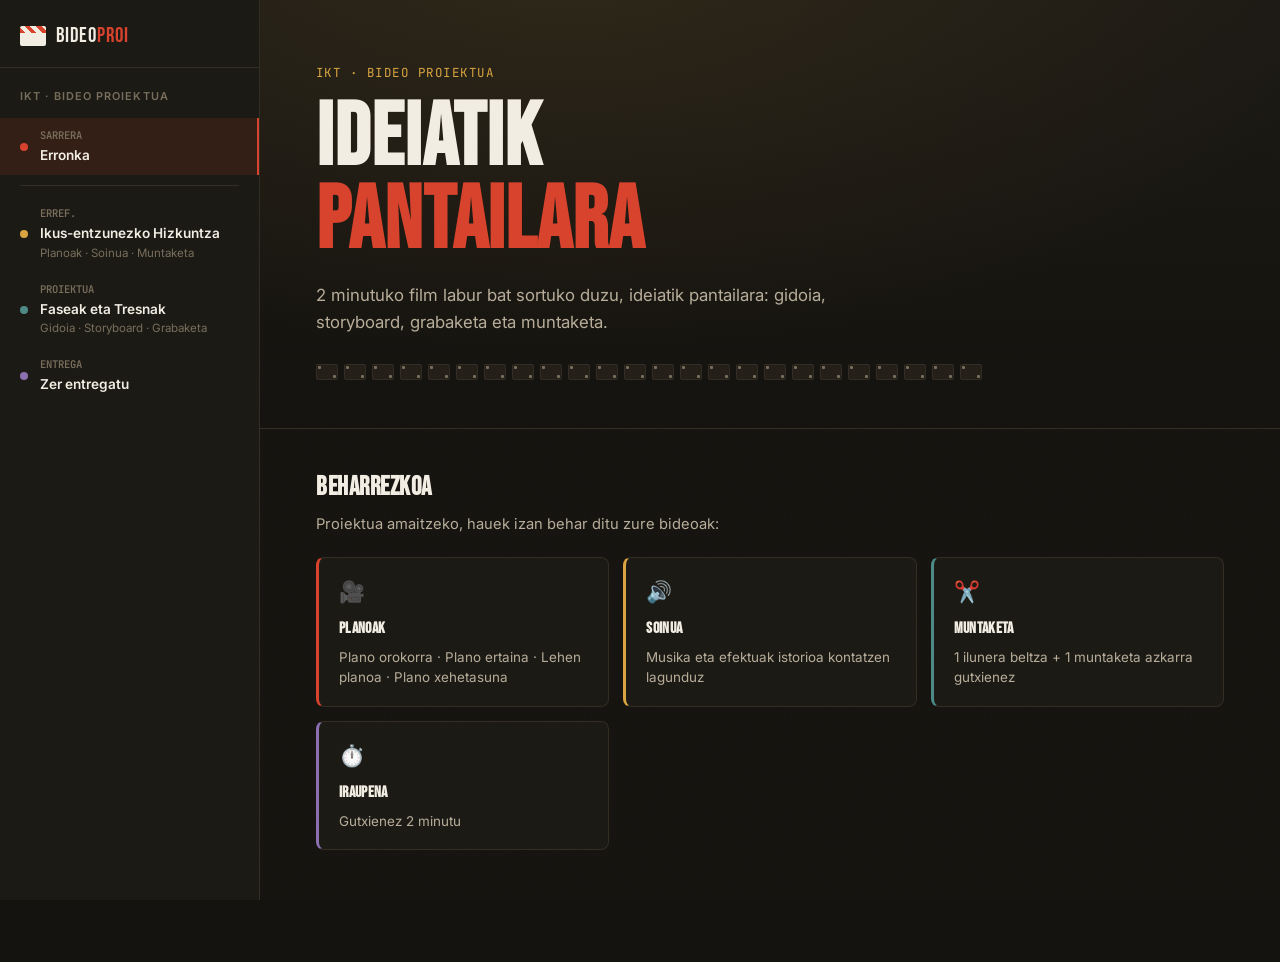
<file: index.html>
<!DOCTYPE html>
<html lang="eu">
<head>
  <meta charset="UTF-8">
  <meta name="viewport" content="width=device-width, initial-scale=1.0">
  <title>Bideo Proiektua — IKT</title>
  <meta property="og:title" content="Bideo Proiektua — Ideiatik pantailara">
  <meta property="og:description" content="Film labur bat sortuko duzu: gidoia, storyboard, grabaketa eta muntaketa.">
  <link rel="preconnect" href="https://fonts.googleapis.com">
  <link href="https://fonts.googleapis.com/css2?family=Bebas+Neue&family=Inter:wght@400;500;600;700&family=JetBrains+Mono:wght@400;500&display=swap" rel="stylesheet">
  <link rel="stylesheet" href="style.css">
  <style>
    .loading-screen {
      position: fixed; inset: 0;
      background: #15130F;
      display: flex; align-items: center; justify-content: center;
      flex-direction: column; gap: 16px;
      z-index: 9999;
      transition: opacity 0.4s;
    }
    .loading-screen.hidden { opacity: 0; pointer-events: none; }
    .loading-clap {
      width: 36px; height: 26px;
      position: relative;
      animation: clapPulse 1s infinite;
    }
    .loading-clap::before {
      content: ''; position: absolute; top: 0; left: 0; right: 0; height: 9px;
      background: repeating-linear-gradient(45deg, #D8432E 0 5px, #F2EDE3 5px 10px);
      border-radius: 2px 2px 0 0;
    }
    .loading-clap::after {
      content: ''; position: absolute; top: 9px; left: 0; right: 0; bottom: 0;
      background: #F2EDE3; border-radius: 0 0 2px 2px;
    }
    @keyframes clapPulse { 0%,100%{transform:scale(1) rotate(0deg)} 50%{transform:scale(1.05) rotate(-3deg)} }
    .loading-text { font-family: 'Inter', sans-serif; font-size: 0.85rem; color: #B7AD9A; }

    .summary-card {
      background: #1C1A15;
      border: 1px solid #332D24;
      border-left: 3px solid #4E8B86;
      border-radius: 12px;
      padding: 26px;
      margin: 32px 0 0;
    }
    .summary-card h2 {
      font-family: 'Bebas Neue', sans-serif;
      font-size: 1.4rem; letter-spacing: 0.01em;
      color: #4E8B86; margin-bottom: 10px;
    }
    .summary-card .summary-intro { font-size: 0.9rem; color: #B7AD9A; margin-bottom: 14px; }
    .summary-points { list-style: none; padding: 0; display: flex; flex-direction: column; gap: 8px; margin-bottom: 18px; }
    .summary-points li { display: flex; gap: 10px; font-size: 0.88rem; color: #F2EDE3; }
    .summary-points li::before { content: '✓'; color: #4E8B86; font-weight: 700; }
  </style>
</head>
<body>

<div class="loading-screen" id="loadingScreen">
  <div class="loading-clap"></div>
  <div class="loading-text">Edukia kargatzen...</div>
</div>

<!-- ══ SIDEBAR ══════════════════════════════════════════════════ -->
<nav class="sidebar" id="sidebar">
  <div class="sidebar-header">
    <div class="logo">
      <div class="logo-clap"></div>
      <span>BIDEO<em>proi</em></span>
    </div>
    <button class="sidebar-close" id="sidebarClose" aria-label="Menua itxi">✕</button>
  </div>
  <div class="sidebar-section">
    <span class="sidebar-label">IKT · Bideo proiektua</span>
  </div>
  <ul class="nav-list" id="navList">
    <li class="nav-item active" data-unit="intro">
      <div class="nav-reel-dot" style="--dot-color:#D8432E"></div>
      <div class="nav-content">
        <span class="nav-tag">Sarrera</span>
        <span class="nav-title">Erronka</span>
      </div>
    </li>
    <li class="nav-divider"></li>
    <li class="nav-item" data-unit="hizkuntza">
      <div class="nav-reel-dot" style="--dot-color:#D9A441"></div>
      <div class="nav-content">
        <span class="nav-tag">Erref.</span>
        <span class="nav-title">Ikus-entzunezko Hizkuntza</span>
        <span class="nav-sub">Planoak · Soinua · Muntaketa</span>
      </div>
    </li>
    <li class="nav-item" data-unit="proiektua">
      <div class="nav-reel-dot" style="--dot-color:#4E8B86"></div>
      <div class="nav-content">
        <span class="nav-tag">Proiektua</span>
        <span class="nav-title">Faseak eta Tresnak</span>
        <span class="nav-sub">Gidoia · Storyboard · Grabaketa</span>
      </div>
    </li>
    <li class="nav-item" data-unit="entrega">
      <div class="nav-reel-dot" style="--dot-color:#8B6FB0"></div>
      <div class="nav-content">
        <span class="nav-tag">Entrega</span>
        <span class="nav-title">Zer entregatu</span>
      </div>
    </li>
  </ul>
</nav>

<!-- ══ TOPBAR ═══════════════════════════════════════════════════ -->
<header class="topbar">
  <button class="menu-btn" id="menuBtn" aria-label="Menua ireki">
    <span></span><span></span><span></span>
  </button>
  <div class="topbar-title" id="topbarTitle">Bideo Proiektua</div>
</header>

<!-- ══ MAIN ══════════════════════════════════════════════════════ -->
<main class="main" id="main">

  <!-- ── INTRO ─────────────────────────────────────────────── -->
  <section class="unit active" id="unit-intro">
    <div class="hero-screening">
      <div class="hero-eyebrow">IKT · Bideo Proiektua</div>
      <h1 class="hero-title">Ideiatik<br><em>pantailara</em></h1>
      <p class="hero-sub" id="heroSub">2 minutuko film labur bat sortuko duzu: gidoia, storyboard, grabaketa eta muntaketa — zuen istorioa kontatzeko.</p>
      <div class="filmstrip" id="filmstrip"></div>
    </div>
    <div class="content-grid">
      <div class="section-block">
        <h2 class="section-title">Beharrezkoa</h2>
        <p class="section-desc">Proiektua amaitzeko, hauek izan behar ditu zure bideoak:</p>
        <div class="req-grid" id="reqGrid"></div>
      </div>
    </div>
  </section>

  <!-- Dynamic units -->
  <section class="unit" id="unit-hizkuntza"><div class="unit-loading">Kargatzen...</div></section>
  <section class="unit" id="unit-proiektua"><div class="unit-loading">Kargatzen...</div></section>
  <section class="unit" id="unit-entrega"><div class="unit-loading">Kargatzen...</div></section>

</main>

<div class="overlay" id="overlay"></div>
<script src="app.js"></script>
</body>
</html>
</file>
<file: style.css>
/* ══════════════════════════════════════════════════════════════
   BIDEO PROIEKTUA — Style System
   Concept: a film reel / screening room — warm projector glow
   against near-black, with a clapperboard-red signature accent.
   Typography: a tall cinematic display face + a clean grotesk body.
   ══════════════════════════════════════════════════════════════ */

:root {
  --sidebar-w: 260px;
  --topbar-h: 56px;

  --bg:        #15130F;
  --bg2:       #1C1A15;
  --bg3:       #242019;
  --border:    #332D24;
  --text:      #F2EDE3;
  --text-muted:#B7AD9A;
  --text-dim:  #786E5C;

  --accent-red:    #D8432E;
  --accent-gold:   #D9A441;
  --accent-teal:   #4E8B86;
  --accent-violet: #8B6FB0;

  --font-display: 'Bebas Neue', 'Oswald', sans-serif;
  --font-body:    'Inter', sans-serif;
  --font-mono:    'JetBrains Mono', monospace;

  --radius:   8px;
  --radius-lg:14px;
  --shadow:   0 8px 32px rgba(0,0,0,0.5);
}

* { box-sizing: border-box; margin: 0; padding: 0; }

body {
  font-family: var(--font-body);
  background: var(--bg);
  color: var(--text);
  line-height: 1.5;
  -webkit-font-smoothing: antialiased;
}

/* Film grain texture overlay */
body::before {
  content: '';
  position: fixed;
  inset: 0;
  pointer-events: none;
  z-index: 1;
  opacity: 0.025;
  background-image: url("data:image/svg+xml,%3Csvg xmlns='http://www.w3.org/2000/svg' width='100' height='100'%3E%3Cfilter id='n'%3E%3CfeTurbulence type='fractalNoise' baseFrequency='0.9' numOctaves='2' stitchTiles='stitch'/%3E%3C/filter%3E%3Crect width='100%25' height='100%25' filter='url(%23n)'/%3E%3C/svg%3E");
}

a { color: inherit; }

/* ── SIDEBAR ─────────────────────────────────────────────────── */
.sidebar {
  width: var(--sidebar-w);
  background: var(--bg2);
  border-right: 1px solid var(--border);
  position: fixed;
  top: 0; left: 0; bottom: 0;
  display: flex;
  flex-direction: column;
  z-index: 100;
  transition: transform 0.25s ease;
}
.sidebar-header {
  display: flex;
  align-items: center;
  justify-content: space-between;
  padding: 20px 20px 16px;
  border-bottom: 1px solid var(--border);
}
.logo {
  display: flex;
  align-items: center;
  gap: 10px;
  font-family: var(--font-display);
  font-size: 1.3rem;
  letter-spacing: 0.04em;
}
.logo-clap {
  width: 26px; height: 20px;
  position: relative;
  flex-shrink: 0;
}
.logo-clap::before {
  content: '';
  position: absolute;
  top: 0; left: 0; right: 0;
  height: 7px;
  background: repeating-linear-gradient(45deg, var(--accent-red) 0 4px, var(--text) 4px 8px);
  border-radius: 2px 2px 0 0;
}
.logo-clap::after {
  content: '';
  position: absolute;
  top: 7px; left: 0; right: 0; bottom: 0;
  background: var(--text);
  border-radius: 0 0 2px 2px;
}
.logo em { color: var(--accent-red); font-style: normal; }
.sidebar-close {
  display: none;
  background: none; border: none;
  color: var(--text-muted);
  font-size: 1.1rem; cursor: pointer;
}
.sidebar-section { padding: 14px 20px 4px; }
.sidebar-label {
  font-size: 0.68rem;
  font-weight: 600;
  letter-spacing: 0.1em;
  text-transform: uppercase;
  color: var(--text-dim);
}
.nav-list { list-style: none; padding: 8px 0; flex: 1; overflow-y: auto; }
.nav-divider { height: 1px; background: var(--border); margin: 10px 20px; }
.nav-group-label {
  font-size: 0.65rem;
  font-weight: 700;
  letter-spacing: 0.1em;
  text-transform: uppercase;
  color: var(--text-dim);
  padding: 8px 20px 4px;
  list-style: none;
}
.nav-item {
  display: flex;
  align-items: center;
  gap: 12px;
  padding: 10px 20px;
  cursor: pointer;
  transition: background 0.15s;
  position: relative;
}
.nav-item:hover { background: var(--bg3); }
.nav-item.active {
  background: color-mix(in srgb, var(--accent-red) 12%, transparent);
  border-right: 2px solid var(--accent-red);
}
.nav-reel-dot {
  width: 8px; height: 8px;
  border-radius: 50%;
  background: var(--dot-color, var(--text-dim));
  flex-shrink: 0;
}
.nav-content { display: flex; flex-direction: column; gap: 1px; flex: 1; min-width: 0; }
.nav-tag {
  font-family: var(--font-mono);
  font-size: 0.66rem;
  font-weight: 600;
  color: var(--text-dim);
  text-transform: uppercase;
}
.nav-title {
  font-size: 0.85rem;
  font-weight: 600;
  color: var(--text);
}
.nav-sub {
  font-size: 0.72rem;
  color: var(--text-dim);
}
.nav-item-link a {
  text-decoration: none;
  display: flex;
  flex-direction: column;
  gap: 1px;
}

/* ── TOPBAR (mobile) ─────────────────────────────────────────── */
.topbar {
  display: none;
  position: fixed;
  top: 0; left: 0; right: 0;
  height: var(--topbar-h);
  background: var(--bg2);
  border-bottom: 1px solid var(--border);
  align-items: center;
  gap: 14px;
  padding: 0 16px;
  z-index: 90;
}
.menu-btn {
  background: none; border: none;
  display: flex; flex-direction: column; gap: 4px;
  cursor: pointer; padding: 4px;
}
.menu-btn span { width: 20px; height: 2px; background: var(--text); border-radius: 2px; }
.topbar-title { font-family: var(--font-display); font-size: 1rem; letter-spacing: 0.03em; }

@media (max-width: 768px) {
  .sidebar { transform: translateX(-100%); }
  .sidebar.open { transform: translateX(0); }
  .sidebar-close { display: block; }
  .topbar { display: flex; }
  .main { margin-left: 0 !important; padding-top: var(--topbar-h); }
}

/* ── MAIN ────────────────────────────────────────────────────── */
.main {
  margin-left: var(--sidebar-w);
  min-height: 100vh;
  position: relative;
  z-index: 2;
}
.unit { display: none; }
.unit.active { display: block; }

/* ── OVERLAY ─────────────────────────────────────────────────── */
.overlay {
  display: none;
  position: fixed; inset: 0;
  background: rgba(0,0,0,0.6);
  z-index: 95;
}
.overlay.show { display: block; }

/* ── HERO (intro) ────────────────────────────────────────────── */
.hero-screening {
  padding: 64px 56px 48px;
  border-bottom: 1px solid var(--border);
  background:
    radial-gradient(ellipse 800px 400px at 30% -10%, color-mix(in srgb, var(--accent-gold) 10%, transparent), transparent),
    linear-gradient(180deg, var(--bg2) 0%, var(--bg) 100%);
  position: relative;
}
.hero-eyebrow {
  font-family: var(--font-mono);
  font-size: 0.78rem;
  letter-spacing: 0.12em;
  text-transform: uppercase;
  color: var(--accent-gold);
  margin-bottom: 14px;
}
.hero-title {
  font-family: var(--font-display);
  font-size: clamp(3rem, 7vw, 5.5rem);
  line-height: 0.95;
  letter-spacing: 0.01em;
  margin-bottom: 18px;
  color: var(--text);
}
.hero-title em {
  font-style: normal;
  color: var(--accent-red);
}
.hero-sub {
  font-size: 1.05rem;
  color: var(--text-muted);
  max-width: 540px;
  line-height: 1.6;
}

/* Filmstrip divider — signature element */
.filmstrip {
  display: flex;
  gap: 6px;
  margin: 28px 0 0;
  overflow: hidden;
}
.filmstrip-frame {
  width: 22px; height: 16px;
  background: var(--bg3);
  border: 1px solid var(--border);
  border-radius: 2px;
  flex-shrink: 0;
  position: relative;
}
.filmstrip-frame::before, .filmstrip-frame::after {
  content: '';
  position: absolute;
  width: 3px; height: 3px;
  background: var(--text-dim);
  border-radius: 1px;
}
.filmstrip-frame::before { top: 1px; left: 1px; }
.filmstrip-frame::after { bottom: 1px; right: 1px; }

/* ── CONTENT GRID ────────────────────────────────────────────── */
.content-grid { padding: 40px 56px 64px; max-width: 1100px; }

/* ── SECTION ─────────────────────────────────────────────────── */
.section-block { margin-bottom: 48px; }
.section-title {
  font-family: var(--font-display);
  font-size: 1.6rem;
  letter-spacing: 0.02em;
  color: var(--text);
  margin-bottom: 6px;
}
.section-desc {
  font-size: 0.92rem;
  color: var(--text-muted);
  margin-bottom: 22px;
  max-width: 600px;
}

/* ── REQ GRID (intro requirements) ──────────────────────────── */
.req-grid {
  display: grid;
  grid-template-columns: repeat(auto-fill, minmax(220px, 1fr));
  gap: 14px;
}
.req-card {
  background: var(--bg2);
  border: 1px solid var(--border);
  border-left: 3px solid var(--c, var(--accent-red));
  border-radius: var(--radius);
  padding: 18px 20px;
}
.req-card-icon { font-size: 1.3rem; margin-bottom: 10px; }
.req-card h4 {
  font-family: var(--font-display);
  font-size: 1rem;
  letter-spacing: 0.02em;
  margin-bottom: 6px;
  color: var(--text);
}
.req-card p { font-size: 0.84rem; color: var(--text-muted); }

/* ── UNIT HEADER (sub-pages) ─────────────────────────────────── */
.unit-header {
  padding: 48px 56px 32px;
  border-bottom: 1px solid var(--border);
  background: linear-gradient(180deg,
    color-mix(in srgb, var(--accent, var(--accent-red)) 8%, var(--bg2)) 0%,
    var(--bg) 100%);
}
.unit-eyebrow {
  font-family: var(--font-mono);
  font-size: 0.76rem;
  letter-spacing: 0.1em;
  text-transform: uppercase;
  color: var(--accent, var(--accent-red));
  display: block;
  margin-bottom: 10px;
}
.unit-header h1 {
  font-family: var(--font-display);
  font-size: clamp(2.2rem, 5vw, 3.4rem);
  letter-spacing: 0.01em;
  margin-bottom: 10px;
}
.unit-desc { font-size: 1rem; color: var(--text-muted); max-width: 560px; }

/* ── TABS ────────────────────────────────────────────────────── */
.tabs {
  display: flex;
  gap: 0;
  padding: 0 56px;
  border-bottom: 1px solid var(--border);
  background: var(--bg2);
  overflow-x: auto;
}
.tab {
  background: none; border: none;
  padding: 16px 18px;
  font-family: var(--font-body);
  font-size: 0.86rem;
  font-weight: 600;
  color: var(--text-dim);
  cursor: pointer;
  border-bottom: 2px solid transparent;
  white-space: nowrap;
  transition: color 0.15s;
}
.tab:hover { color: var(--text-muted); }
.tab.active { color: var(--text); border-bottom-color: var(--accent-red); }

.tab-content { display: none; padding: 40px 56px 64px; max-width: 880px; }
.tab-content.active { display: block; }
.tab-content h2 {
  font-family: var(--font-display);
  font-size: 1.7rem;
  letter-spacing: 0.01em;
  margin-bottom: 16px;
  color: var(--text);
}
.tab-content h3 {
  font-family: var(--font-display);
  font-size: 1.2rem;
  letter-spacing: 0.01em;
  margin: 24px 0 12px;
  color: var(--text);
}
.tab-content p { font-size: 0.95rem; color: var(--text-muted); margin-bottom: 14px; line-height: 1.65; }

/* ── EXAMPLE CARDS (movie examples) ─────────────────────────── */
.movie-card {
  background: var(--bg2);
  border: 1px solid var(--border);
  border-radius: var(--radius-lg);
  overflow: hidden;
  margin-bottom: 20px;
  display: grid;
  grid-template-columns: 280px 1fr;
}
.movie-photo-area {
  background: var(--bg3);
  display: flex;
  align-items: center;
  justify-content: center;
  min-height: 180px;
}
.movie-photo-real { width: 100%; height: 100%; object-fit: cover; }
.movie-photo-ph {
  display: flex;
  flex-direction: column;
  align-items: center;
  gap: 8px;
  color: var(--text-dim);
  padding: 20px;
  text-align: center;
}
.movie-photo-ph-icon { font-size: 1.8rem; opacity: 0.5; }
.movie-photo-ph p { font-size: 0.76rem; font-style: italic; margin: 0; color: var(--text-dim); }
.movie-body { padding: 22px 24px; }
.movie-name {
  font-family: var(--font-mono);
  font-size: 0.72rem;
  letter-spacing: 0.08em;
  text-transform: uppercase;
  color: var(--accent-gold);
  margin-bottom: 6px;
}
.movie-title {
  font-family: var(--font-display);
  font-size: 1.3rem;
  letter-spacing: 0.01em;
  margin-bottom: 12px;
  color: var(--text);
}
.movie-points { list-style: none; margin-bottom: 14px; }
.movie-points li {
  font-size: 0.86rem;
  color: var(--text-muted);
  padding-left: 16px;
  position: relative;
  margin-bottom: 6px;
}
.movie-points li::before {
  content: '—';
  position: absolute;
  left: 0;
  color: var(--accent-red);
}
.movie-conclusion {
  font-size: 0.85rem;
  color: var(--text);
  font-style: italic;
  border-left: 2px solid var(--accent-red);
  padding-left: 12px;
}
@media (max-width: 640px) {
  .movie-card { grid-template-columns: 1fr; }
}

/* ── PLANO GRID ──────────────────────────────────────────────── */
.plano-grid {
  display: grid;
  grid-template-columns: repeat(auto-fill, minmax(240px, 1fr));
  gap: 14px;
  margin: 20px 0;
}
.plano-card {
  background: var(--bg2);
  border: 1px solid var(--border);
  border-radius: var(--radius);
  overflow: hidden;
}
.plano-frame {
  aspect-ratio: 16/9;
  background: var(--bg3);
  display: flex;
  align-items: center;
  justify-content: center;
  position: relative;
}
.plano-frame-icon { font-size: 2rem; opacity: 0.3; }
.plano-frame::before, .plano-frame::after {
  content: '';
  position: absolute;
  width: 12px; height: 12px;
  border-color: var(--text-dim);
  opacity: 0.4;
}
.plano-frame::before { top: 6px; left: 6px; border-top: 1px solid; border-left: 1px solid; }
.plano-frame::after { bottom: 6px; right: 6px; border-bottom: 1px solid; border-right: 1px solid; }
.plano-body { padding: 14px 16px; }
.plano-name {
  font-family: var(--font-display);
  font-size: 1rem;
  letter-spacing: 0.01em;
  margin-bottom: 6px;
  color: var(--text);
}
.plano-desc { font-size: 0.8rem; color: var(--text-muted); margin-bottom: 6px; }
.plano-use {
  font-size: 0.74rem;
  color: var(--accent-gold);
  font-style: italic;
}

/* ── ELEMENT CHIPS ───────────────────────────────────────────── */
.element-chips { display: flex; flex-wrap: wrap; gap: 8px; margin: 16px 0 24px; }
.element-chip {
  font-family: var(--font-mono);
  font-size: 0.76rem;
  padding: 6px 14px;
  border-radius: 20px;
  background: var(--bg3);
  border: 1px solid var(--border);
  color: var(--text-muted);
}

/* ── INFO BOX ────────────────────────────────────────────────── */
.info-box {
  display: flex;
  gap: 14px;
  background: color-mix(in srgb, var(--box-color, var(--accent-red)) 8%, var(--bg2));
  border: 1px solid color-mix(in srgb, var(--box-color, var(--accent-red)) 30%, var(--border));
  border-radius: var(--radius);
  padding: 16px 20px;
  margin: 16px 0;
}
.info-box-icon { font-size: 1.3rem; flex-shrink: 0; }
.info-box strong { display: block; font-size: 0.88rem; margin-bottom: 4px; color: var(--text); }
.info-box p { font-size: 0.85rem; color: var(--text-muted); margin: 0; }

/* ── LIST W/ ICON ────────────────────────────────────────────── */
.icon-list { list-style: none; display: flex; flex-direction: column; gap: 10px; margin: 16px 0; }
.icon-list li {
  display: flex; gap: 10px; align-items: flex-start;
  font-size: 0.9rem; color: var(--text-muted);
}
.icon-list li::before {
  content: '▸';
  color: var(--accent-red);
  flex-shrink: 0;
}

/* ── MUNTAKETA TYPES ─────────────────────────────────────────── */
.muntaketa-types {
  display: grid;
  grid-template-columns: repeat(auto-fill, minmax(220px, 1fr));
  gap: 12px;
  margin: 16px 0;
}
.muntaketa-type {
  background: var(--bg2);
  border: 1px solid var(--border);
  border-radius: var(--radius);
  padding: 16px;
}
.muntaketa-type-name {
  font-family: var(--font-display);
  font-size: 0.98rem;
  color: var(--accent-red);
  margin-bottom: 6px;
}
.muntaketa-type-desc { font-size: 0.83rem; color: var(--text-muted); }

/* ── FASE LIST (project phases) ─────────────────────────────── */
.fase-list { display: flex; flex-direction: column; gap: 0; }
.fase {
  display: flex;
  gap: 22px;
  padding: 24px 0;
  border-bottom: 1px solid var(--border);
}
.fase:last-child { border-bottom: none; }
.fase-num {
  font-family: var(--font-display);
  font-size: 1.6rem;
  color: var(--fc, var(--accent-red));
  width: 44px;
  flex-shrink: 0;
  text-align: center;
}
.fase-body { flex: 1; }
.fase-body h3 {
  font-family: var(--font-display);
  font-size: 1.15rem;
  letter-spacing: 0.01em;
  margin: 0 0 6px;
  display: flex;
  align-items: baseline;
  gap: 10px;
}
.fase-session {
  font-family: var(--font-mono);
  font-size: 0.7rem;
  color: var(--text-dim);
  font-weight: 400;
  letter-spacing: 0.04em;
}
.fase-body p { font-size: 0.9rem; color: var(--text-muted); margin-bottom: 12px; }

.checkpoint {
  background: var(--bg2);
  border: 1px solid var(--border);
  border-radius: var(--radius);
  padding: 14px 18px;
  margin-top: 12px;
}
.checkpoint strong {
  display: block;
  font-size: 0.78rem;
  color: var(--accent-teal);
  text-transform: uppercase;
  letter-spacing: 0.06em;
  margin-bottom: 8px;
}
.checkpoint ul { list-style: none; }
.checkpoint li {
  font-size: 0.85rem;
  color: var(--text-muted);
  padding-left: 16px;
  position: relative;
  margin-bottom: 4px;
}
.checkpoint li::before { content: '✓'; position: absolute; left: 0; color: var(--accent-teal); }

.reto-grid {
  display: grid;
  grid-template-columns: 1fr;
  gap: 10px;
  margin-top: 8px;
}
.reto-item {
  font-size: 0.86rem;
  color: var(--text-muted);
  background: var(--bg2);
  border: 1px solid var(--border);
  border-radius: var(--radius);
  padding: 12px 16px;
}
.reto-star { color: var(--accent-gold); margin-right: 8px; }

/* ── TOOLS GRID ──────────────────────────────────────────────── */
.tools-grid {
  display: grid;
  grid-template-columns: repeat(auto-fill, minmax(220px, 1fr));
  gap: 14px;
  margin: 20px 0;
}
.tool-card {
  background: var(--bg2);
  border: 1px solid var(--border);
  border-radius: var(--radius-lg);
  padding: 20px;
  text-align: center;
}
.tool-icon { font-size: 1.8rem; margin-bottom: 10px; }
.tool-card h4 { font-family: var(--font-display); font-size: 1rem; margin-bottom: 6px; }
.tool-card p { font-size: 0.82rem; color: var(--text-muted); }

/* ── ENTREGA ─────────────────────────────────────────────────── */
.entrega-item {
  background: var(--bg2);
  border: 1px solid var(--border);
  border-radius: var(--radius-lg);
  padding: 22px 24px;
  margin-bottom: 16px;
}
.entrega-item-header {
  display: flex;
  align-items: center;
  gap: 14px;
  margin-bottom: 12px;
}
.entrega-num {
  font-family: var(--font-display);
  font-size: 1.4rem;
  color: var(--accent-red);
  width: 32px;
}
.entrega-item h3 { font-family: var(--font-display); font-size: 1.15rem; }
.entrega-format {
  font-family: var(--font-mono);
  font-size: 0.7rem;
  color: var(--accent-gold);
  text-transform: uppercase;
  letter-spacing: 0.05em;
  margin-left: auto;
}
.entrega-deadline {
  display: flex;
  align-items: center;
  gap: 10px;
  font-size: 0.88rem;
  font-weight: 600;
  color: var(--accent-red);
  background: color-mix(in srgb, var(--accent-red) 8%, var(--bg2));
  border: 1px solid color-mix(in srgb, var(--accent-red) 25%, var(--border));
  padding: 12px 18px;
  border-radius: var(--radius);
  margin-top: 8px;
}

/* ── PHOTO PLACEHOLDER (generic) ────────────────────────────── */
.photo-placeholder {
  display: flex;
  gap: 14px;
  align-items: center;
  border: 2px dashed var(--border);
  border-radius: var(--radius);
  padding: 20px 24px;
  margin: 20px 0;
  background: var(--bg2);
}
.photo-ph-icon { font-size: 1.8rem; flex-shrink: 0; opacity: 0.4; }
.photo-ph-text strong { display: block; font-size: 0.84rem; color: var(--text-muted); margin-bottom: 4px; }
.photo-ph-text p { font-size: 0.8rem; color: var(--text-dim); margin: 0; font-style: italic; }

/* ── RESPONSIVE ──────────────────────────────────────────────── */
@media (max-width: 768px) {
  .hero-screening { padding: 40px 20px 32px; }
  .content-grid { padding: 28px 20px 48px; }
  .unit-header { padding: 32px 20px 24px; }
  .tabs { padding: 0 20px; }
  .tab-content { padding: 28px 20px 48px; }
}
</file>
